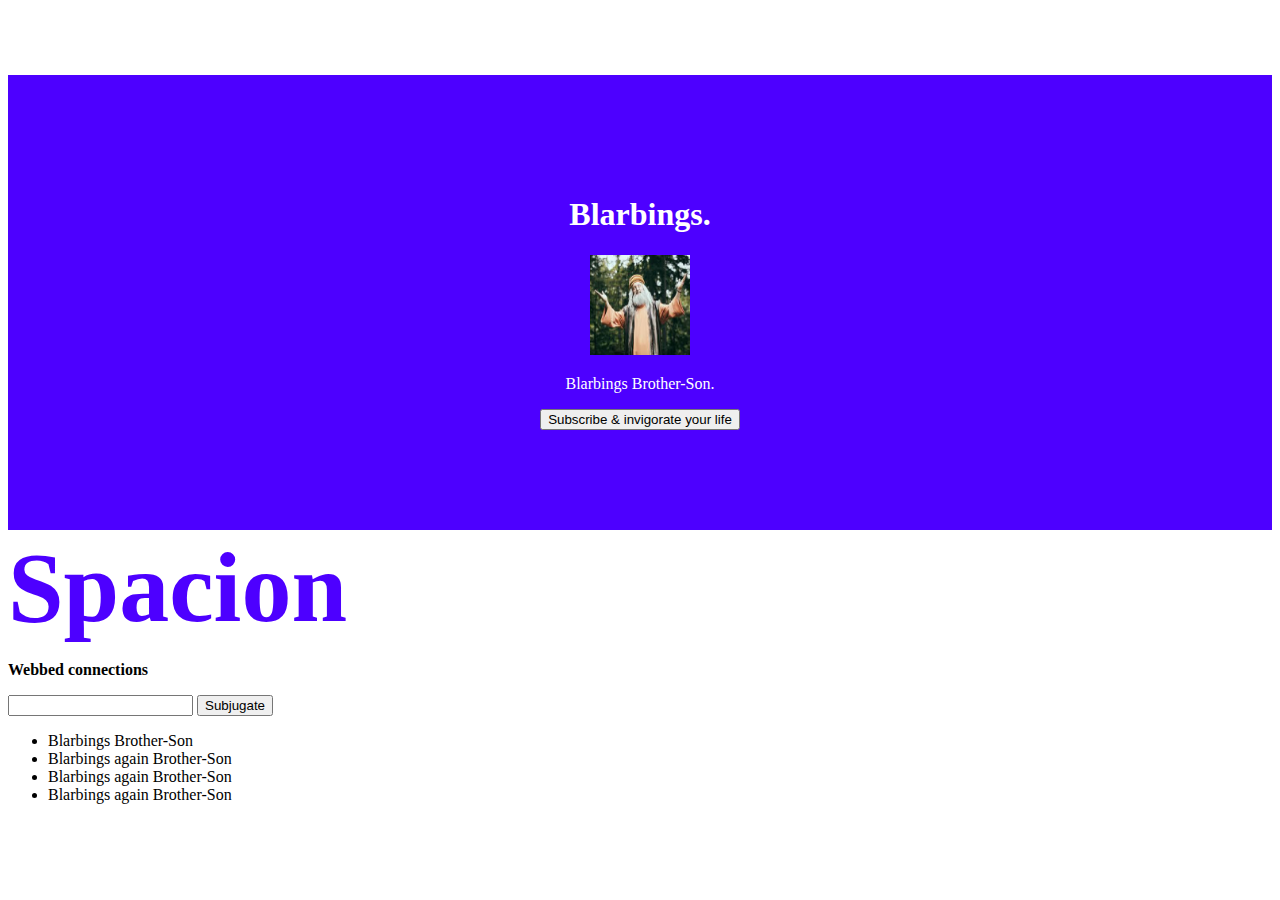
<file: DevProject/Index.html>
<!DOCTYPE html>
<html lang="en">
    <head>
        <meta charset="UTF-8">
        <meta name="viewport" content="width=device-width, initial-scale=1.0">
        <title>Blarbings</title>
        <link rel="stylesheet" href="./Resources/CSS/index.css">
    </head>
    <body>
        <!--Banner Section-->
        <div class="banner">
            <h1>Blarbings.</h1>
            <img id="small-father" src="./Resources/Images/Father Ra-Shawbard.jpg" alt="Father Ra-Shawbard">
            <p>Blarbings Brother-Son.</p>
            <button>Subscribe & invigorate your life</button>
        </div>
        <!--Praise Section-->
        <div>
            <span class="bold" id="spacion">Spacion</span>
            <p class="bold">Webbed connections</p>
            <form action="">
                <input type="text">
                <input type="submit" value="Subjugate">
            </form>
        </div>
        <div>
            <ul>
                <li>Blarbings Brother-Son</li>
                <li>Blarbings again Brother-Son</li>
                <li>Blarbings again Brother-Son</li>
                <li>Blarbings again Brother-Son</li>
            </ul>
        </div>
    </body>
</html>
</file>
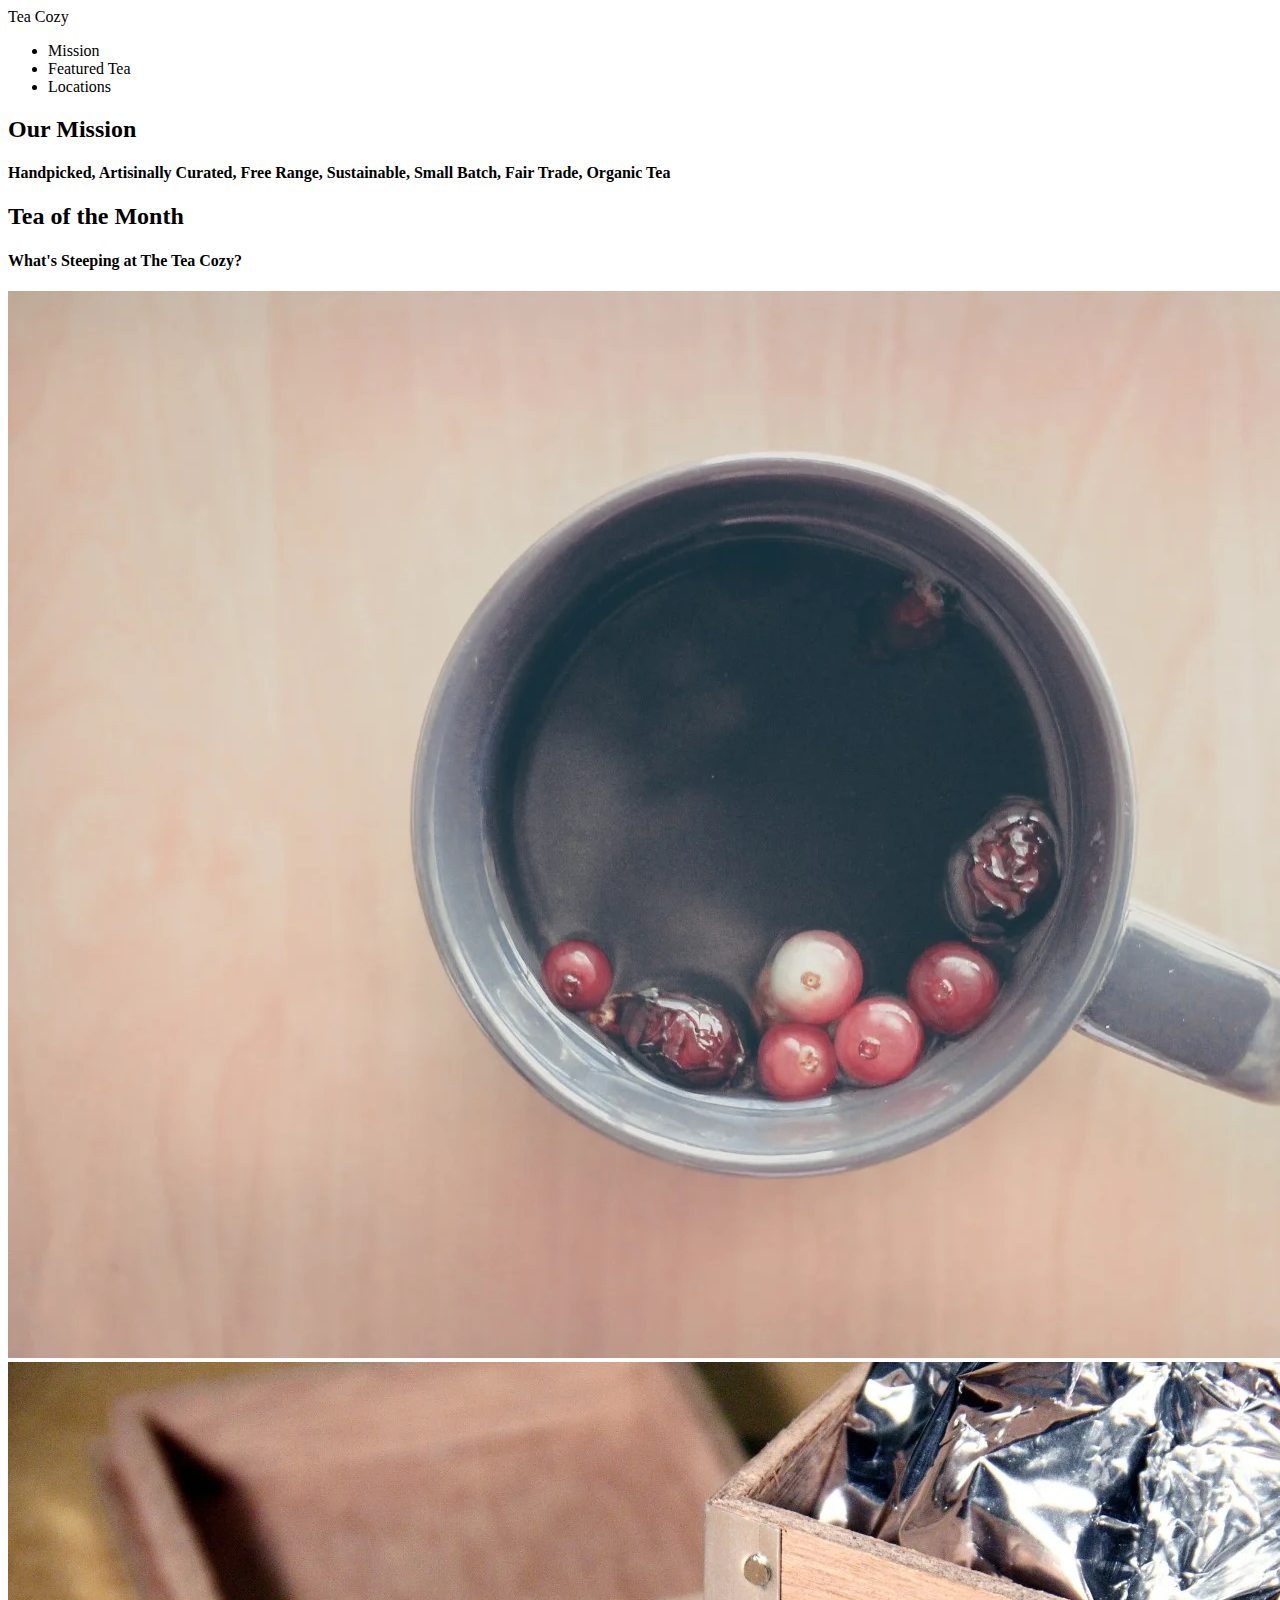
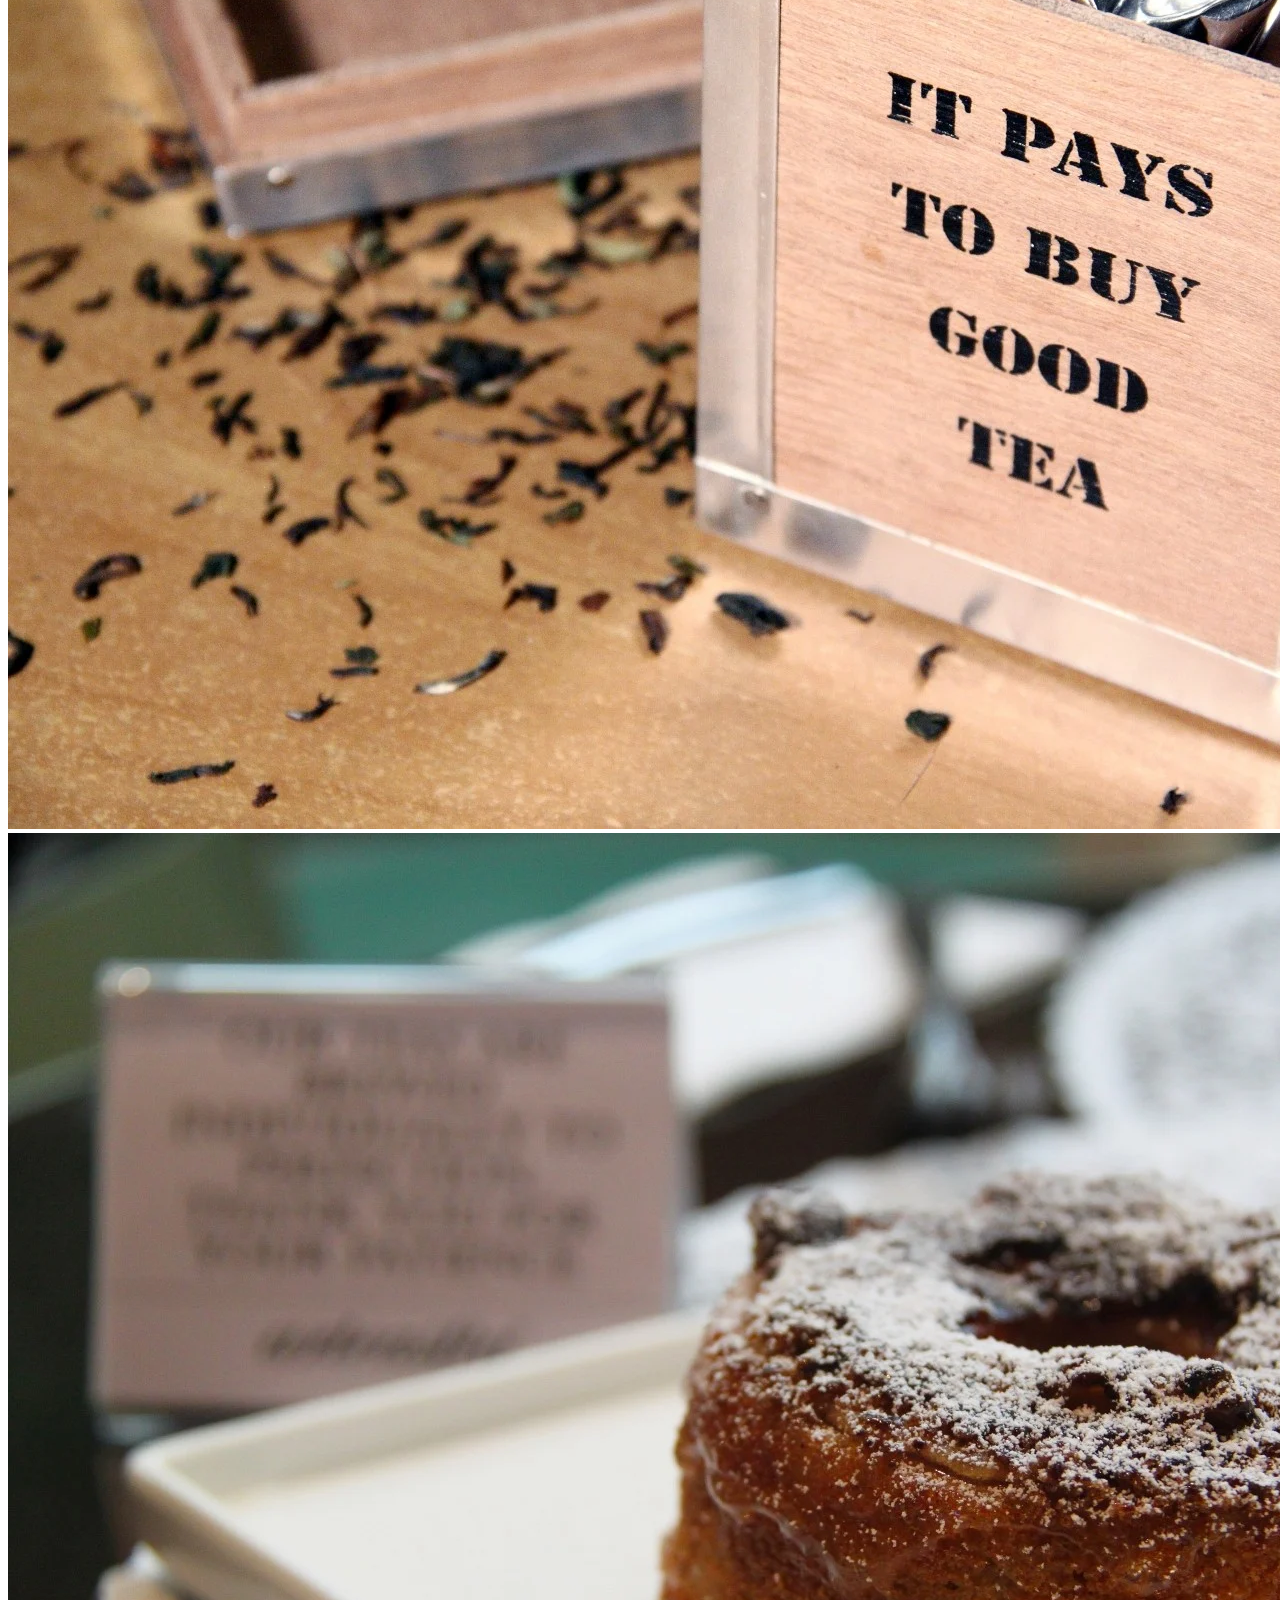
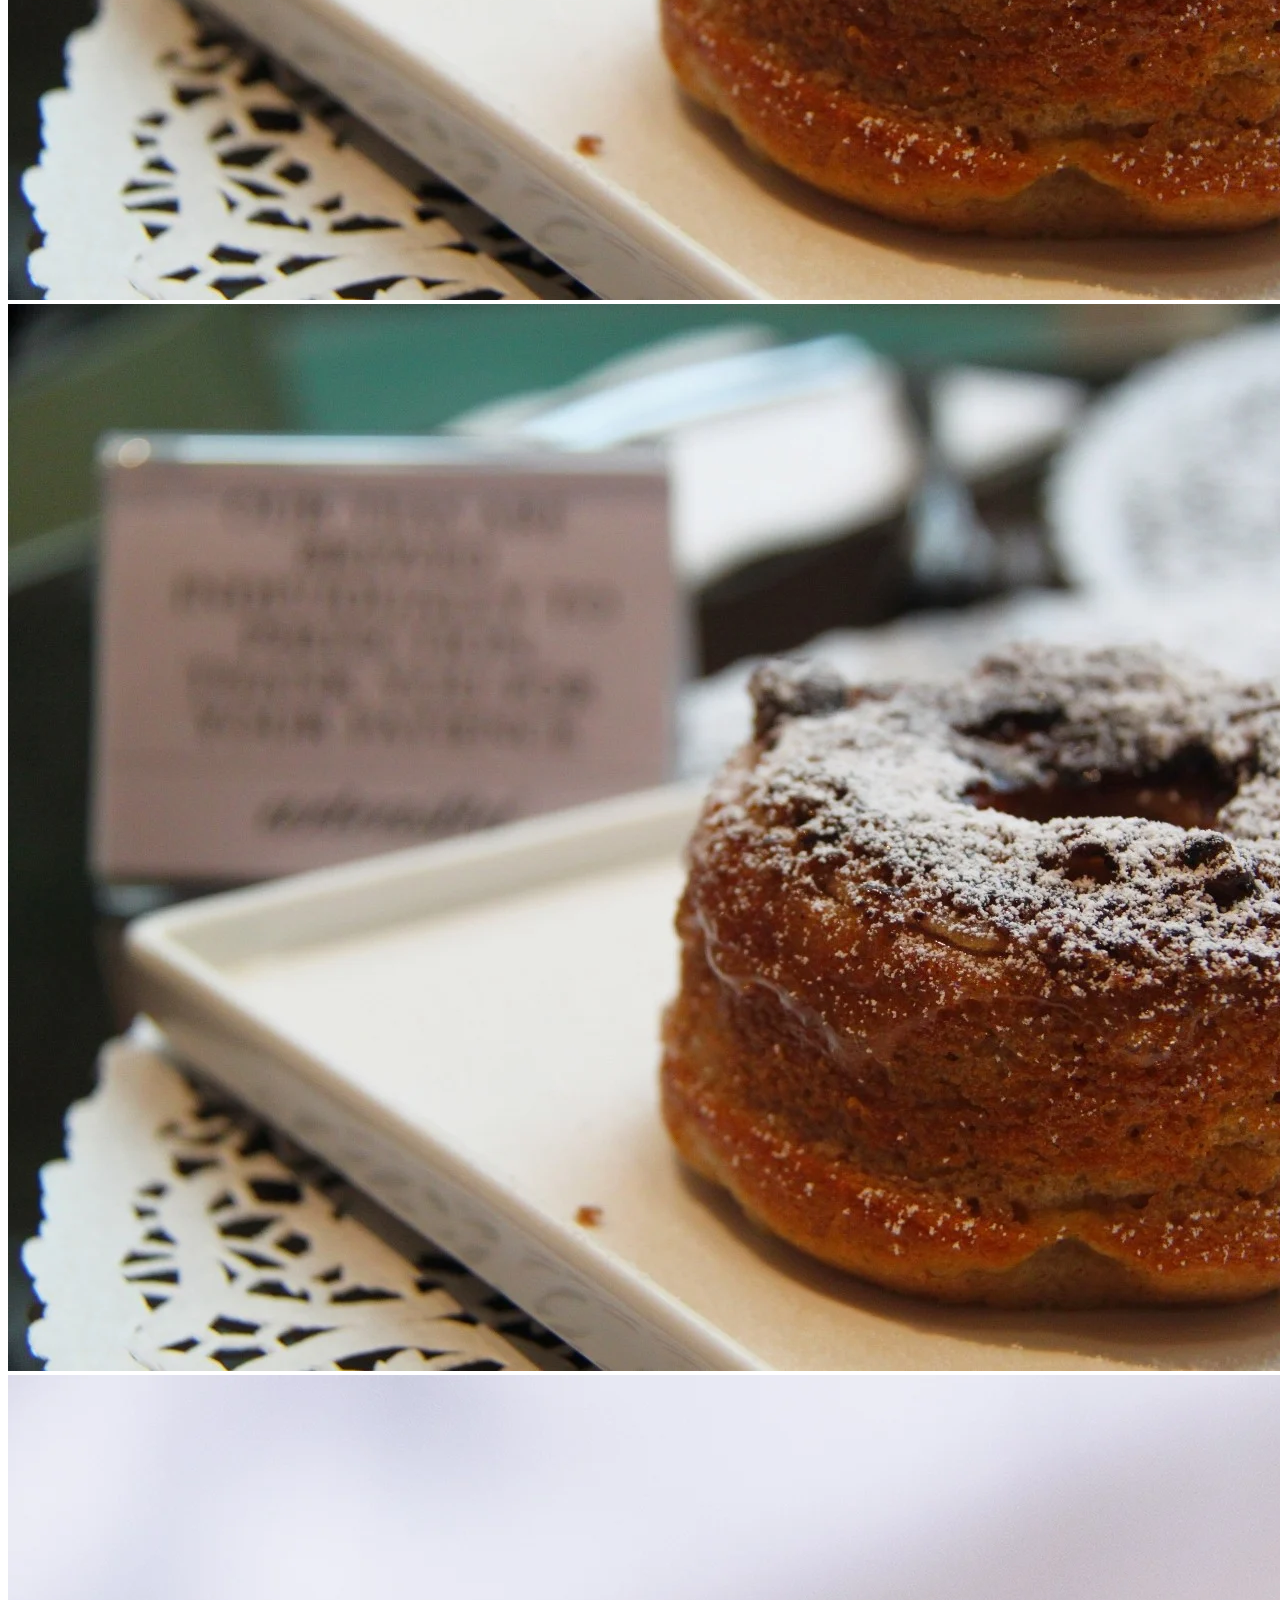
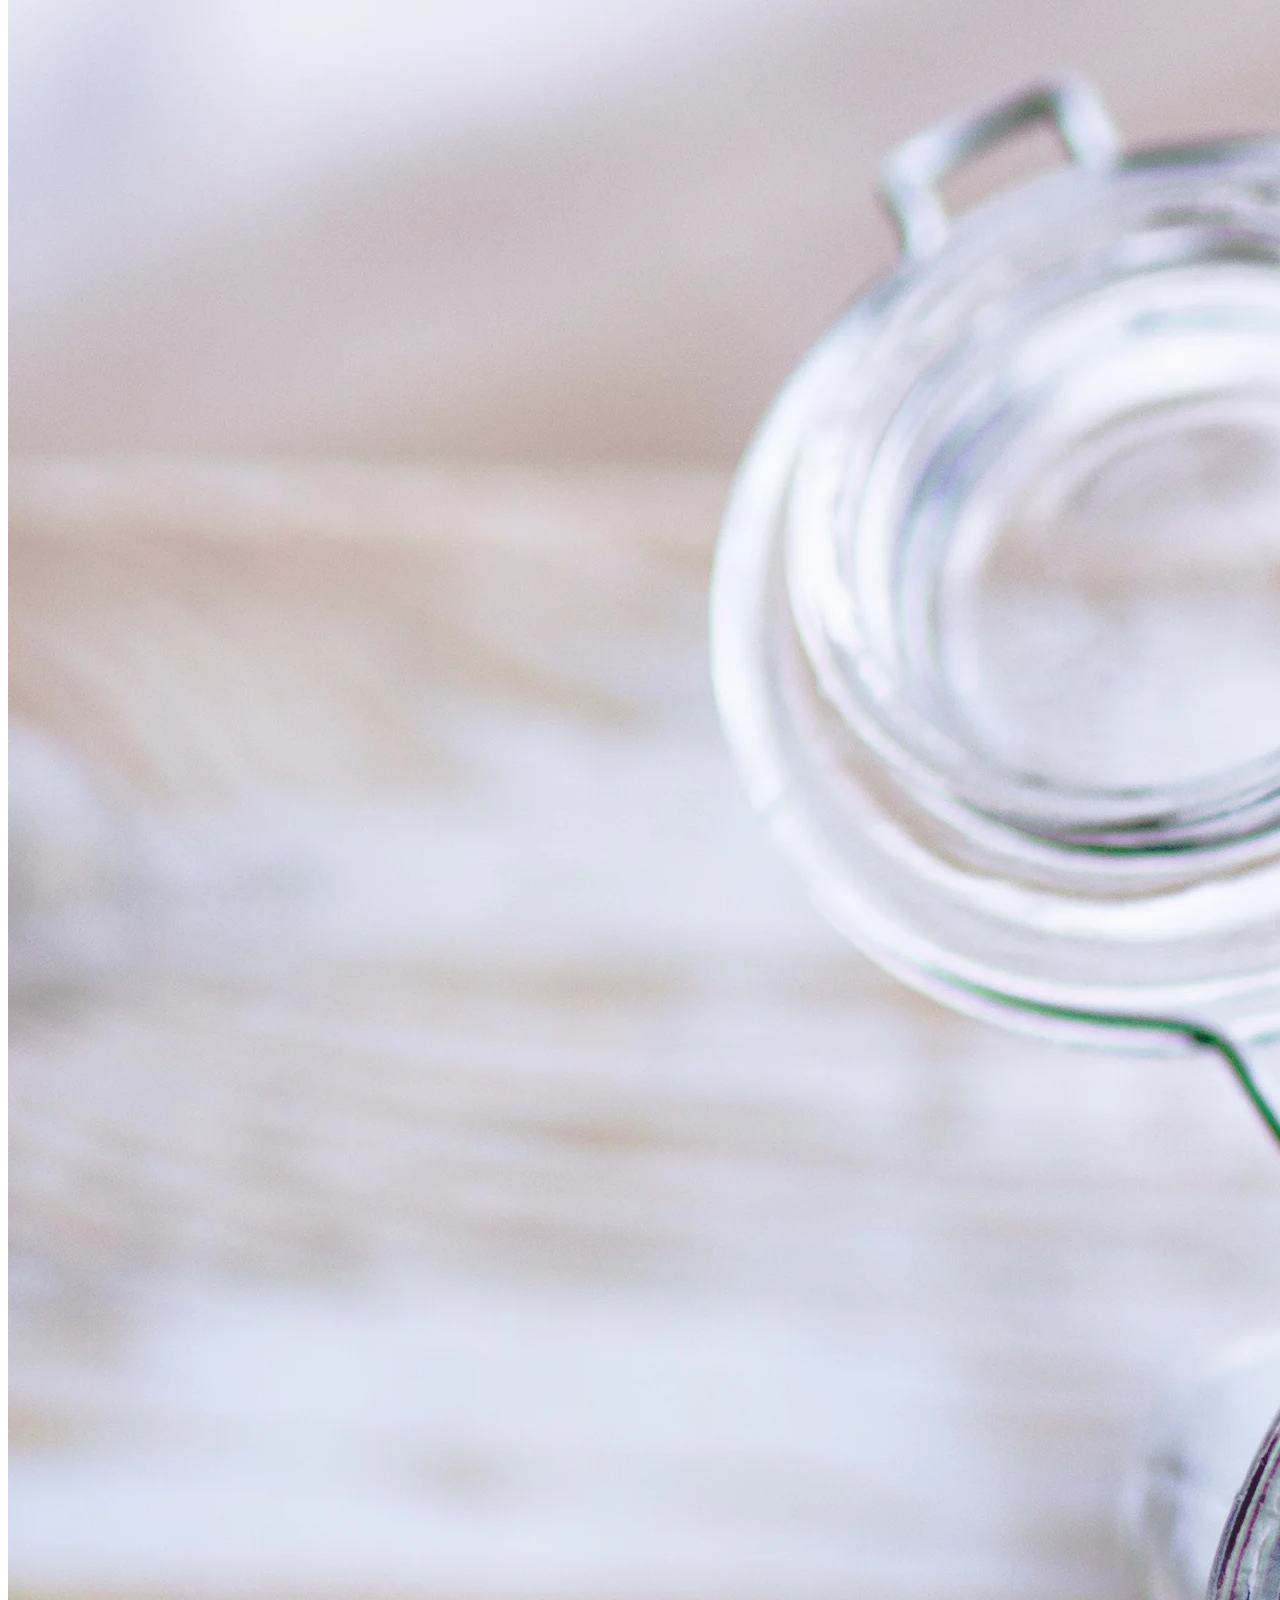
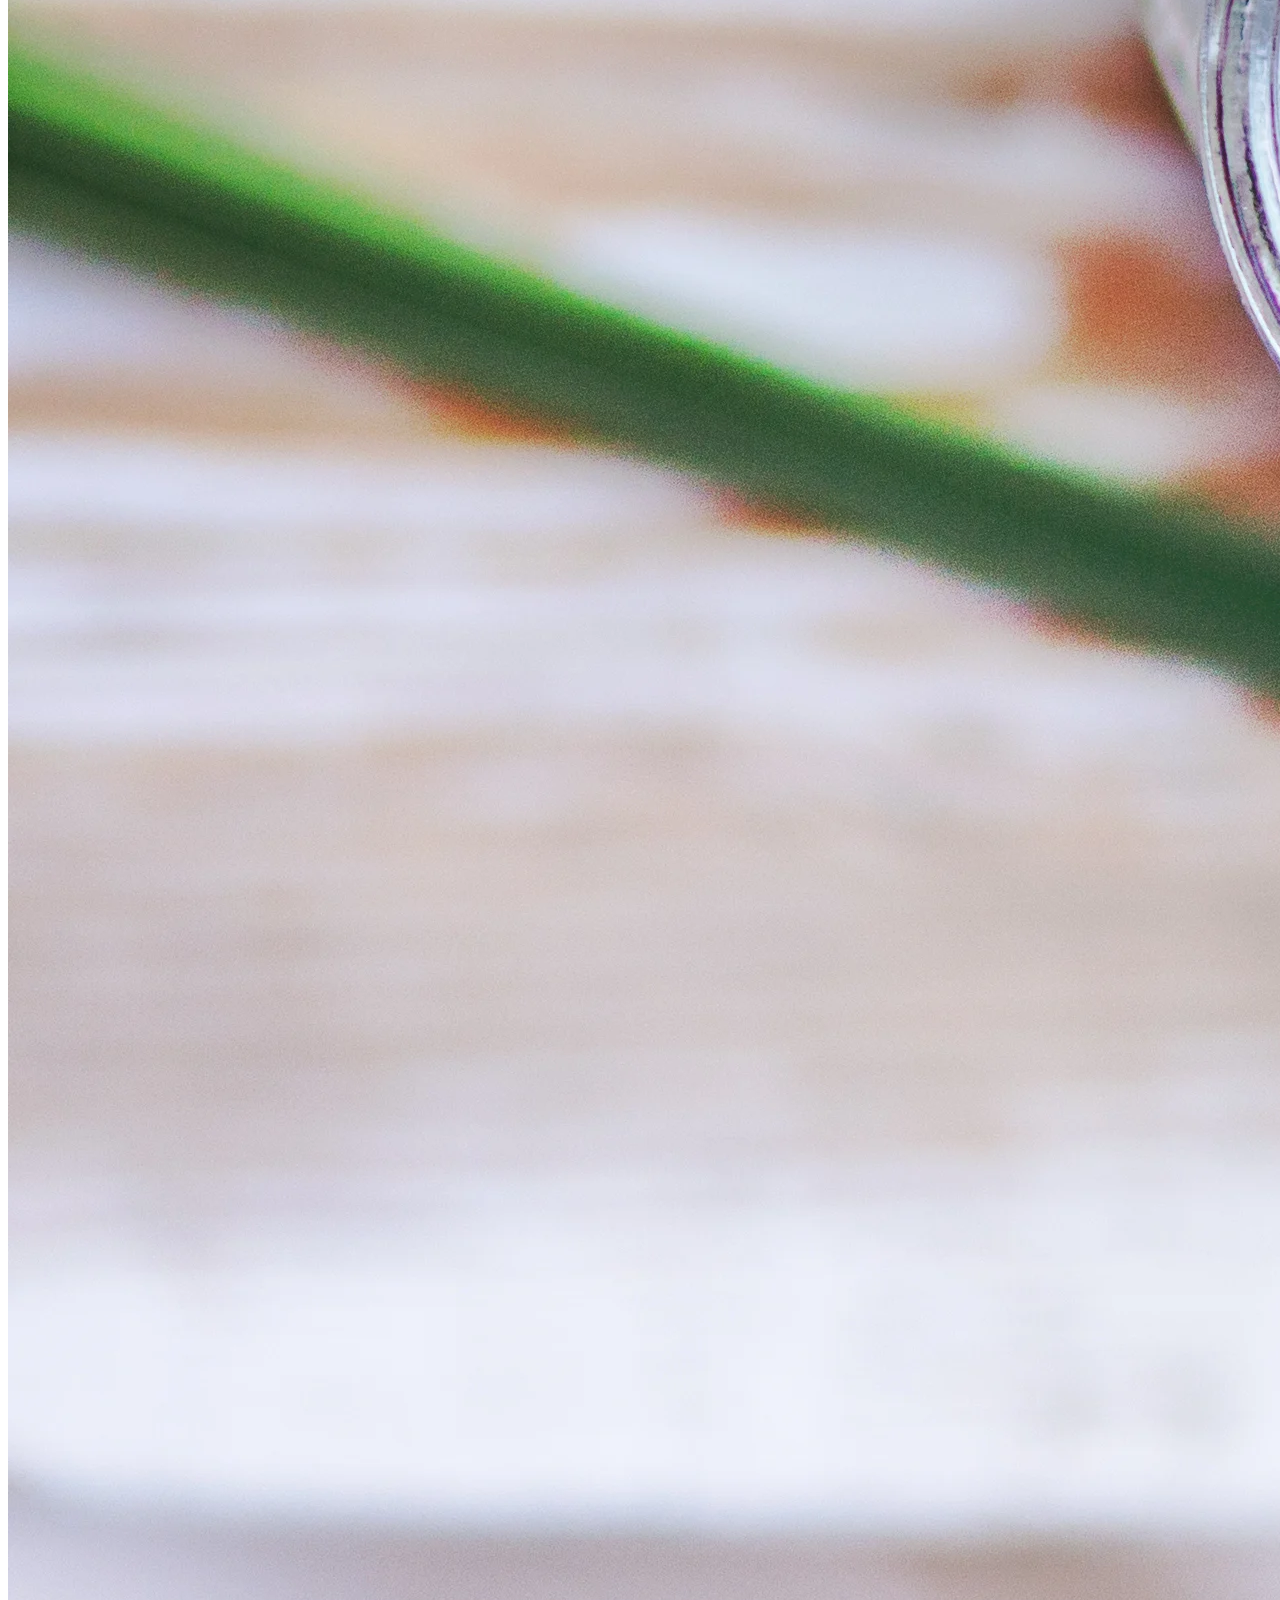
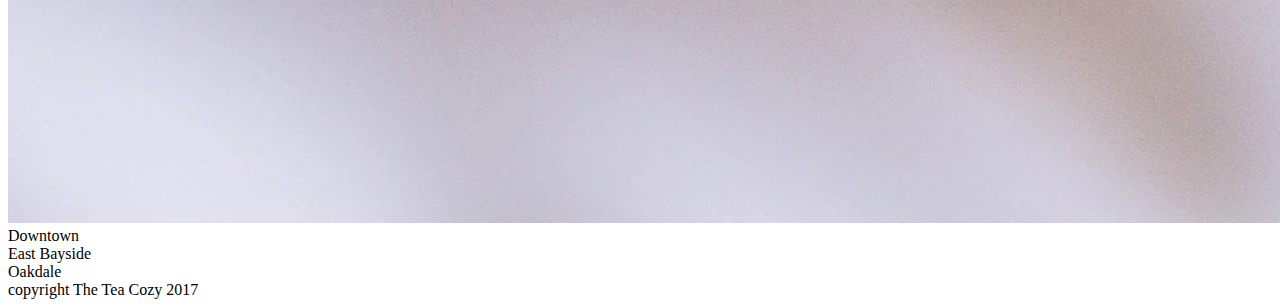
<file: HTML_CSS/Tea Cozy/index.html>
<!DOCTYPE html>
<html>
  <head>
    <title>Tea Cozy</title>
  </head>
  <body>
    <!-- Header -->
    <header>
      <div>
        <a>Tea Cozy</a>
        <nav>
          <ul>
            <li><a>Mission</a></li>
            <li><a>Featured Tea</a></li>
            <li><a>Locations</a></li>
          </ul>
        </nav>
      </div>
    </header>
    <!-- Main Content -->
     <div>
      <div>
        <h2>Our Mission</h2>
        <h4>Handpicked, Artisinally Curated, Free Range, Sustainable, Small Batch, Fair Trade, Organic Tea</h4>
      </div>
      <div>
        <h2>Tea of the Month</h2>
        <h4>What's Steeping at The Tea Cozy?</h4>
          <div>
            <div>
              <a>
                <img src="resources\images\img-berryblitz.webp">
              </a>
            </div>
            <div>
              <a>
                <img src="resources\images\img-spiced-rum.webp">
              </a>
            </div>
            <div>
              <a>
                <img src="resources\images\img-donut.webp">
              </a>
            </div>
            <div>
              <a>
                <img src="resources\images\img-donut.webp">
              </a>
            </div>
            <div>
              <a>
                <img src="resources\images\img-bedford-bizarre.webp">
              </a>
            </div>
          </div>
      </div>

      <!-- Locations -->
       <div>
        <div>
          <div>Downtown</div>
          <div>East Bayside</div>
          <div>Oakdale</div>
        </div>
       </div>
      <footer>
        <div>
          copyright The Tea Cozy 2017
        </div>
      </footer>
     </div>
  </body>
</html>
</file>
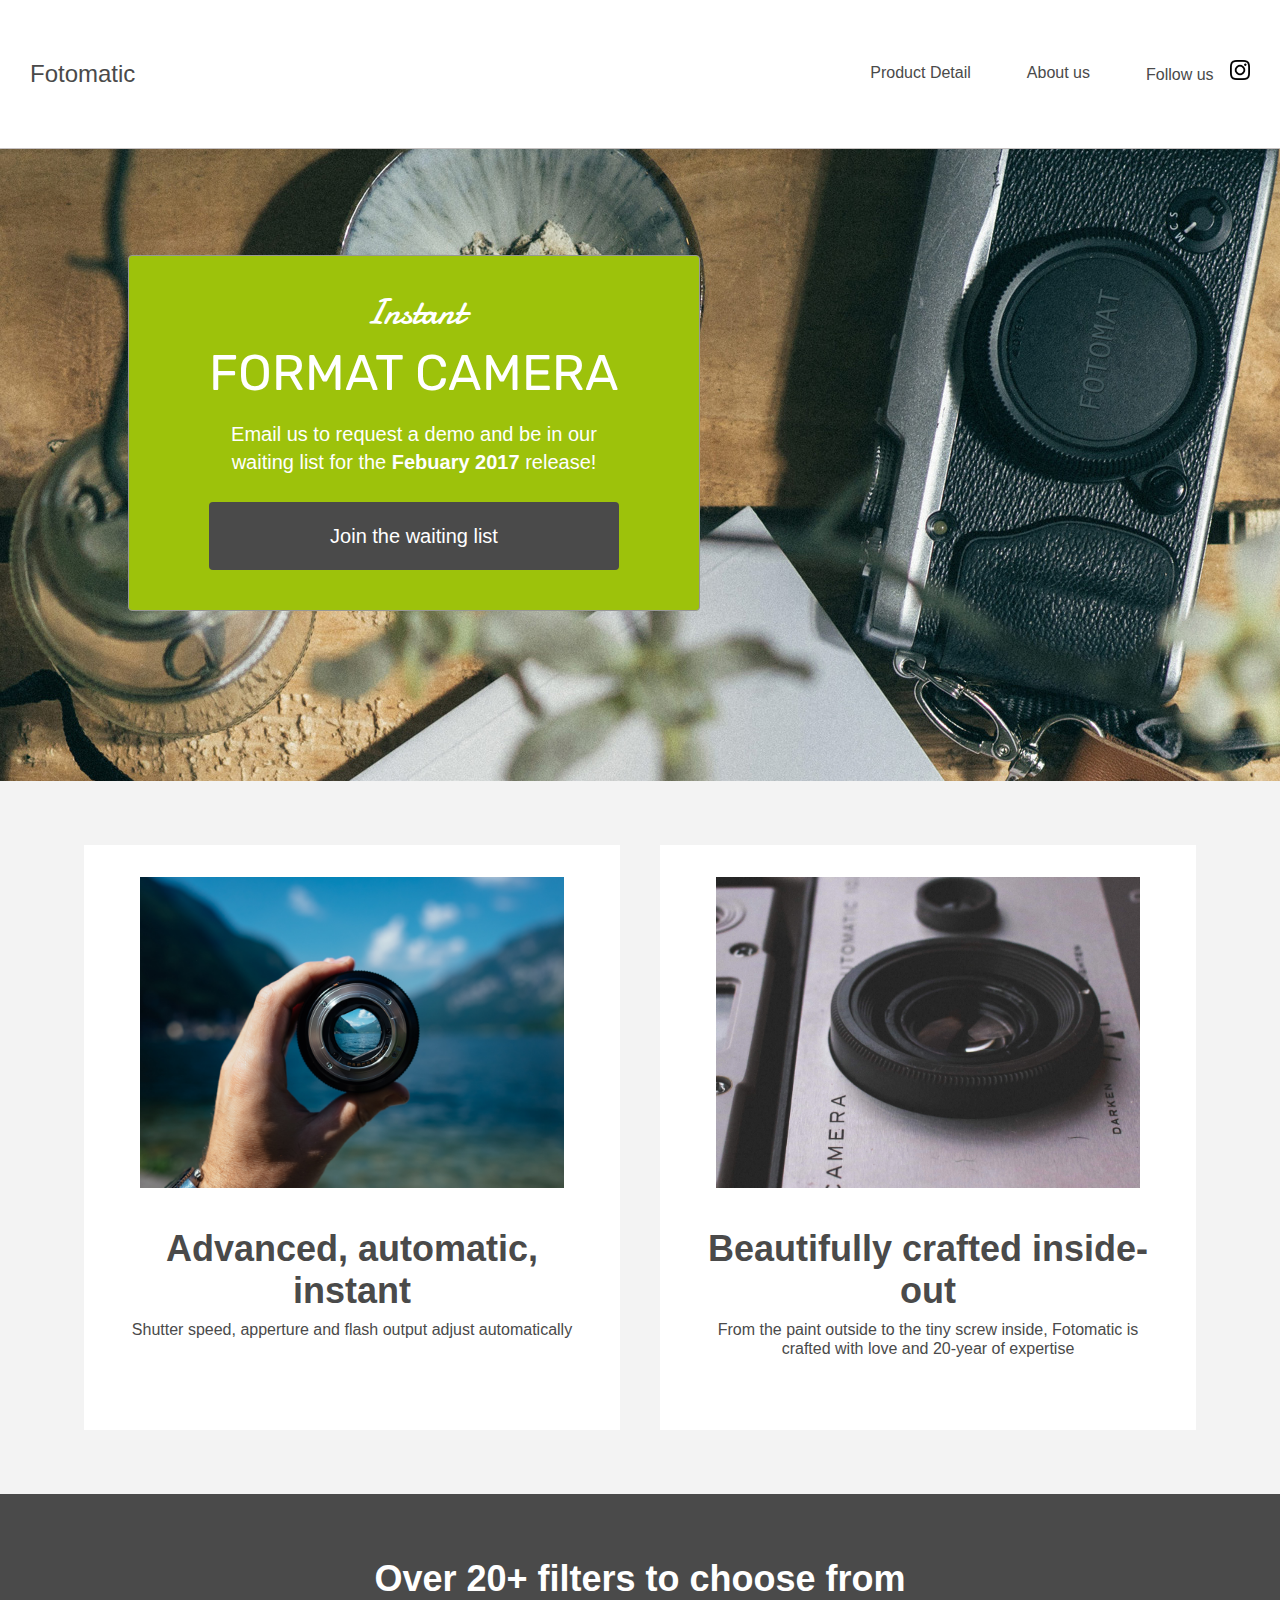
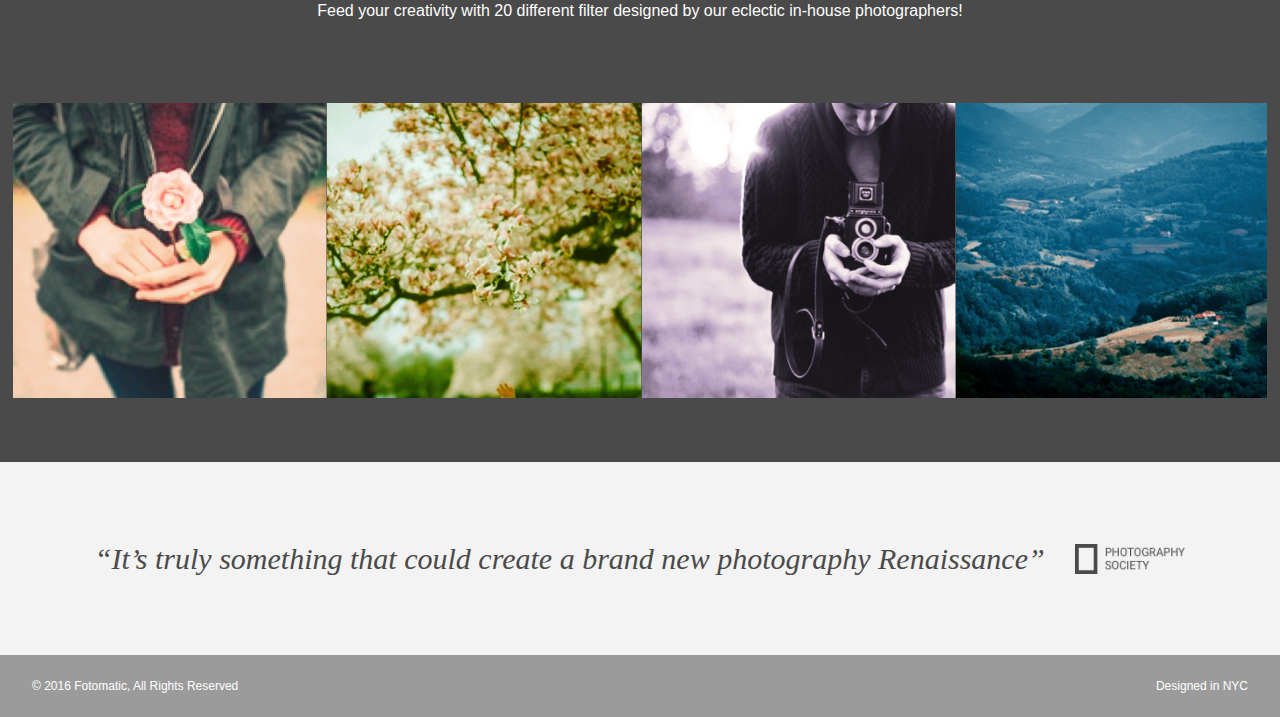
<file: Fotomatic Broken/Fotomatic_broken_FRESH/index_two.html>
<!DOCTYPE html>
<html>

<head>
	<link href="https://fonts.googleapis.com/css?family=Damion" rel="stylesheet">
	<link href="https://fonts.googleapis.com/css?family=Rubik" rel="stylesheet">
	<link	href="https://fonts.googleapis.com/css2?family=Damion&family=Roboto+Mono:ital,wght@0,100..700;1,100..700&family=Rubik:ital,wght@0,300..900;1,300..900&display=swap"	rel="stylesheet">
	<link rel="stylesheet" href="resources/css/style_two.css">
	<meta name="viewport" content="width=device-width," initial-scale="1.0">
  <meta charset="UTF-8">
	<!-- Forgot to add a title to the webpage -->
	<title>Fotomatic-WIP</title>
</head>

<Body>
	<!-- Header -->
	<header>
		<!-- linking to updated HTML file to test out display issues, not including classes & IDs yet to avoid confusion-->
		<div class="content">
			<a href="index_two.html" class="content logo">Fotomatic</a>
			<nav class="desktop">
				<ul>
					<li><a href="#">Product Detail</a></li>
					<li><a href="#">About us</a></li>
					<li><a href="https://www.instagram.com/" target="_blank">Follow us <img class="icon" src="resources/images/instagram.png"></a></li>
				</ul>
			</nav>
			<nav class="mobile">
				<ul>
					<li><a href="#"><img src="./resources/images/ic-logo.svg"></a></li>
					<li><a href="#"><img src="./resources/images/ic-product-detail.svg"></a></li>
					<li><a href="#"><img src="./resources/images/ic-about-us.svg"></a></li>
					<li><a href="#" class="button">Join us</a></li>
				</ul>
			</nav>
			<nav class="mobile">
        <ul>
          <li><a href="#"><img src="./resources/images/ic-logo.svg"></a></li>
          <li><a href="#"><img src="./resources/images/ic-product-detail.svg"></a></li>
          <li><a href="#"><img src="./resources/images/ic-about-us.svg"></a></li>
          <li><a href="#" class="button">Join us</a></li>
        </ul>
      </nav>

		</div>
	</header>
	<!-- Main Content -->
	<div class="main-content">

		<!-- Sign Up Section -->
		<div id="sign-up-section" class="banner">
			<div id="sign-up-cta">
				<div class="content center">
					<div class="header">
						<h2 class="cursive">Instant</h2>
						<h1 class="striking">FORMAT CAMERA</h1>
					</div>
					<div class="email">
						<span>
							Email us to request a demo and be in our waiting list for the <strong>Febuary 2017</strong>
							release!
						</span>
						<div class="button">Join the waiting list</div>
					</div>
				</div>
			</div>
		</div>

    <!-- Features Section -->
    <div id="features-section">
      <div class="feature">
        <div class="center">
          <div class="image-container">
            <img src=".\resources\images\feature-1.png" />
          </div>
          <div class="content">
            <h2>Advanced, automatic, instant</h2>
            <h3>Shutter speed, apperture and flash output adjust automatically</h3>
          </div>
        </div>
      </div>
      <div class="feature">
        <div class="center">
          <div class="image-container">
            <img src=".\resources\images\feature-2.png" />
          </div>
          <div class="content">
            <h2>Beautifully crafted inside-out</h2>
            <h3>From the paint outside to the tiny screw inside, Fotomatic is crafted with love and 20-year of expertise</h3>
          </div>
        </div>
      </div>
    </div>

    <!-- Filters Section -->
    <div id="filters-section">
      <div class="content center">
        <h2>Over 20+ filters to choose from</h2>
        <h3>Feed your creativity with 20 different filter designed by our eclectic in-house photographers!</h3>
      </div>
      <div class="images-container">
        <div class="image-container">
          <img src="./resources/images/filter-1.png" />
        </div>
        <div class="image-container">
          <img src="./resources/images/filter-2.png" />
        </div>
        <div class="image-container">
          <img src="./resources/images/filter-3.png" />
        </div>
        <div class="image-container extra">
          <img src="./resources/images/filter-4.png" />
        </div>
      </div>
    </div>

		<!-- Quotes Section -->
    <div id="quotes-section">
      <div class="content center">
        <span class="quote">“It’s truly something that could create a brand new photography Renaissance”</span>
        <img class="quote-citation" src="./resources/images/photography-logo.png" />
      </div>
    </div>
    

		<!-- Footer -->
    <footer>
      <div class="content">
        <span class="copyright">© 2016  Fotomatic, All Rights Reserved</span>
        <span class="location">Designed in NYC</span>
      </div>
    </footer>

	</div>
</Body>

</html>
</file>
<file: DevProject/Resources/CSS/index.css>
.banner {
    background-color: #4D00FF;
    color: white;
    margin-top: 75px;
    text-align: center;
    padding: 100px 0;
}

#small-father {
    height: 100px;
    width: 100px;
}

#spacion {
color: #4D00FF;
font-size: 100px;
}

.bold {
    font-weight: 900;
}
</file>
<file: Fotomatic Broken/Fotomatic_broken_FRESH/resources/css/style_two.css>
/* Universal Styles */
* {
box-sizing: border-box;
margin: 0;
padding: 0;
}

html {
    font-family: "Roboto", sans-serif;
    font-size: 16px;
    width:100%;
}

.center {
  text-align: center;
}

/* Header */

header {
    position: fixed;
    z-index: 100;
    width: 100%;
    border-bottom: solid 1px #c6c1c1;
    background-color: white;
    display: block;
    top: 0;
}

header .content {
  display: flex;
  align-items: center;
  padding: 1.875rem;
}

header .logo {
    flex: 1;
    font-size: 1.5rem;
    color: #4a4a4a;
    text-decoration: none;
    padding-left: 0;
    font-family: "Roboto", sans-serif;
    font-weight: 400;
}

ol, ul {
    list-style: none;
}

header nav ul {
    display: flex;    
}

nav li {
    padding-left: 3.5rem;
    
}

nav a {
    vertical-align: bottom;
    line-height: 1.6;
    font-size: 1rem;
    color: #4a4a4a;
    text-decoration: none;
}

header .icon {
    width: 2rem;
    padding-left: .75rem;
}

header .mobile {
    display: none;
}

/* Main Conent Section */

.main-content {
  position: relative;
  top: 5.3125rem;
}

/* Mobile screen specifics, may have to reduce max screen width */

/*
@media only screen and (max-width: 500px) {
    header .desktop {
        display: none;
        width: 100%;
    }

    header .mobile {
        display: block;
        padding-right: 3.5rem;
    }

    header .content {
        padding: .5rem 0;
    }

    header .mobile ul {
        display: flex;
        justify-content: space-around;
        align-items: center;
        width: 100%;
    }

    header .mobile li {
    padding: 0;
    }

    header .mobile .button {
        padding: .1875rem .5rem;
        background-color: #9dc20b;
        line-height: 1.6;
        color: white;
        border-radius: 4px;
    }
}
 */


/* Sign Up Section */

#sign-up-section {
  display: flex;
  justify-content: flex-start;
  align-items: flex-start;
  height: 43.5rem;
  background-image: url("../images/banner-landingpage.jpg");
  background-position: bottom;
  background-size: cover;
  background-repeat: no-repeat;

}

#sign-up-cta {
  position: relative;
  top: 170px;
  left: 10%;
  padding: 0 5rem 2.5rem 5rem;
  border: solid 1px #979797;
  border-radius: 4px;
  background-color: #9dc20b;
}

#sign-up-cta .content {
  width: 25.625rem;
  margin-top: 2rem;
  font-size: 1.25rem;
  line-height: 1.4;
  color: white;
}

#sign-up-cta h1 {
  font-size: 3.125rem;
}

#sign-up-cta h2 {
  font-size: 2.25rem;
}

#sign-up-cta span strong {
  font-weight: bold;
}

#sign-up-cta .cursive {
  font-family: "Damion", cursive;
  font-weight: 400;
}

#sign-up-cta .striking {
  font-family: "Rubik", sans-serif;
  font-weight: 400;
  padding-bottom: .75rem;
}

#sign-up-cta .button {
  margin-top: 1.625rem;
  padding: 1.25rem 7.25rem;
}

.button {
  border-radius: 4px;
  background-color: #4a4a4a;
  color: white;
}

/*
@media only screen and (max-width: 760px) {
  #sign-up-section {
    align-items: center;
    justify-content: center;
    height: 28rem;
  }

  #sign-up-cta {
    position: static;
    width: auto;
    height: auto;
    background-color: transparent;
    border: none;
  }

  #sign-up-cta .content {
    margin-top: 0;
  }

  #sign-up-cta .email {
    display: none;
  }

  #sign-up-cta h1 {
    font-size: 3.125rem;
  }

  #sign-up-cta h2 {
    font-size: 2.25rem;
  }
} */

/*
@media only screen and (max-width: 450px) {
  #sign-up-section {
    height: 20rem;
  }

  #sign-up-cta h1 {
    font-size: 2.25rem;
  }

  #sign-up-cta h2 {
    font-size: 2rem;
  }
} */


/* Features Section */

#features-section {
  display: flex;
  justify-content: space-between;
  padding: 4rem 5%;
  background-color: #f3f3f3;
  
}

.feature {
  flex: 1;
  padding: 2rem;
  background-color: white;
  margin: 0px 1.25rem;
}

.feature .image-container {
  width: 90%;
  height: 65%;
  margin: 0 auto;
}

/* This is the block that's been causing SO MANY issues with the features section! */
.image-container img {
  display: block;
  max-width: 100%;
}

.feature .content {
  padding: 2.5rem 0;
}

.feature h2 {
  padding-bottom: .5rem;
  font-size: 2.25rem;
  font-weight: bold;
  color: #4a4a4a;
}

.feature h3 {
  font-size: 1rem;
  line-height: 1.2;
  font-weight: 300;
  color: #4a4a4a;
}

/*
@media only screen and (max-width: 890px) {
  .feature h2 {
    font-size: 1.125rem;
    line-height: 1.3;
    font-weight: normal;
  }

  .feature h3 {
    font-size: .875rem;
    line-height: 1.4;
  }
}

@media only screen and (max-width: 760px) {
  #features-section {
    flex-flow: column;
    padding: 0;
  }

  .feature {
    margin: 0;
    padding: 1.25rem 1rem 0 1rem;
  }
}
*/

/* Filters Section */

#filters-section {
  padding: 4rem 0;
  background-color: #4a4a4a;
  padding-top: 4rem;
}

#filters-section .content {
  padding: 0 .625rem;
  margin-bottom: 5rem;
}

#filters-section .content h2 {
  font-size: 2.25rem;
  font-weight: bold;
  color: white;
  opacity: 100%;
}

#filters-section .content h3 {
  font-size: 1rem;
  line-height: 1.4;
  font-weight: 300;
  color: white;
}

#filters-section .images-container {
  display: flex;
  max-width: 100%;
  padding: 0 1%;
}

.image-container {
  overflow: hidden;
}

.image-container img {
  display: block;
  max-width: 100%;
}

/*
@media only screen and (max-width: 760px) {
  #filters-section {
    padding: 1.5rem 0 0 0;
  }

  #filters-section .content {
    margin-bottom: 1rem;
  }

  #filters-section .content h2 {
    padding-bottom: .625rem;
    font-size: 1.125rem;
    line-height: 1.3;
    font-weight: normal;
  }

  #filters-section .content h3 {
    font-size: .875rem;
    line-height: 1.4;
  }

  #filters-section .images-container {
    padding: 0;
  }

  #filters-section .extra {
    display: none;
  }
}
*/


/* Quotes Section */

#quotes-section {
  background-color: #f3f3f3;
}

#quotes-section .content {
  display: flex;
  align-items: center;
  justify-content: center;
  padding: 5rem 0;
}

#quotes-section .quote {
  padding-right: 1.875rem;
  font-family: "Palatino", serif;
  font-size: 1.875rem;
  line-height: 1.1;
  font-style: italic;
  color: #4a4a4a;
}

#quotes-section .quote-citation {
  height: 1.875rem;
}

/*
@media only screen and (max-width: 895px) {
  #quotes-section .content {
    padding: 3rem 1.5rem;
  }
}

@media only screen and (max-width: 600px) {
  #quotes-section .content {
    flex-flow: column;
    padding: 1.875rem .625rem;
  }

  #quotes-section .quote {
    font-size: 1.5rem;
    line-height: 1.4;
  }

  #quotes-section .quote-citation {
    display: block;
    padding-top: 1rem;
    margin: auto;
  }
}
*/


/* Footer */

footer {
  background-color: #9b9b9b;
  padding: 1.5rem 2rem;
}

footer .content {
  color: white;
  display: flex;
  font-size: .75rem;
}

footer .copyright {
  flex-grow: 1;
}

/*
@media only screen and (min-width: 760px) {
  footer .content {
    font-size: .625rem;
  }
}
*/
</file>
